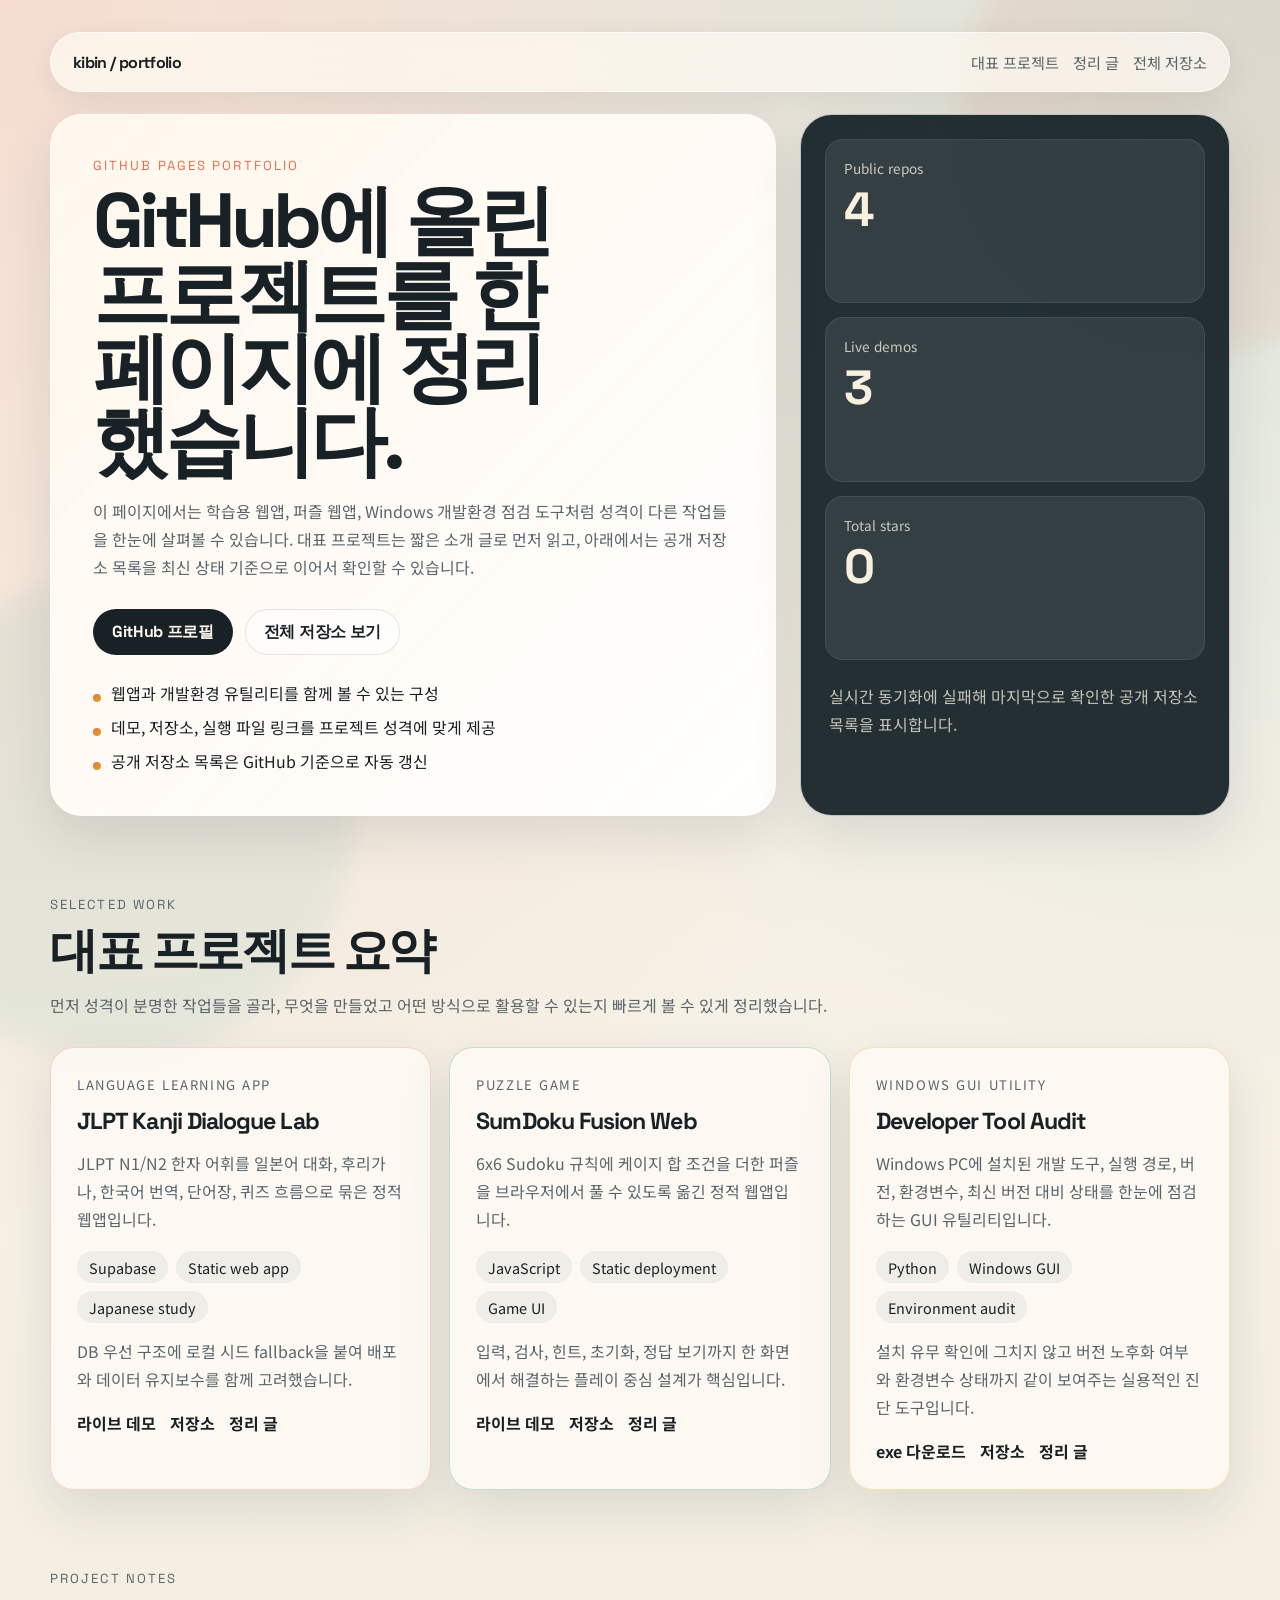
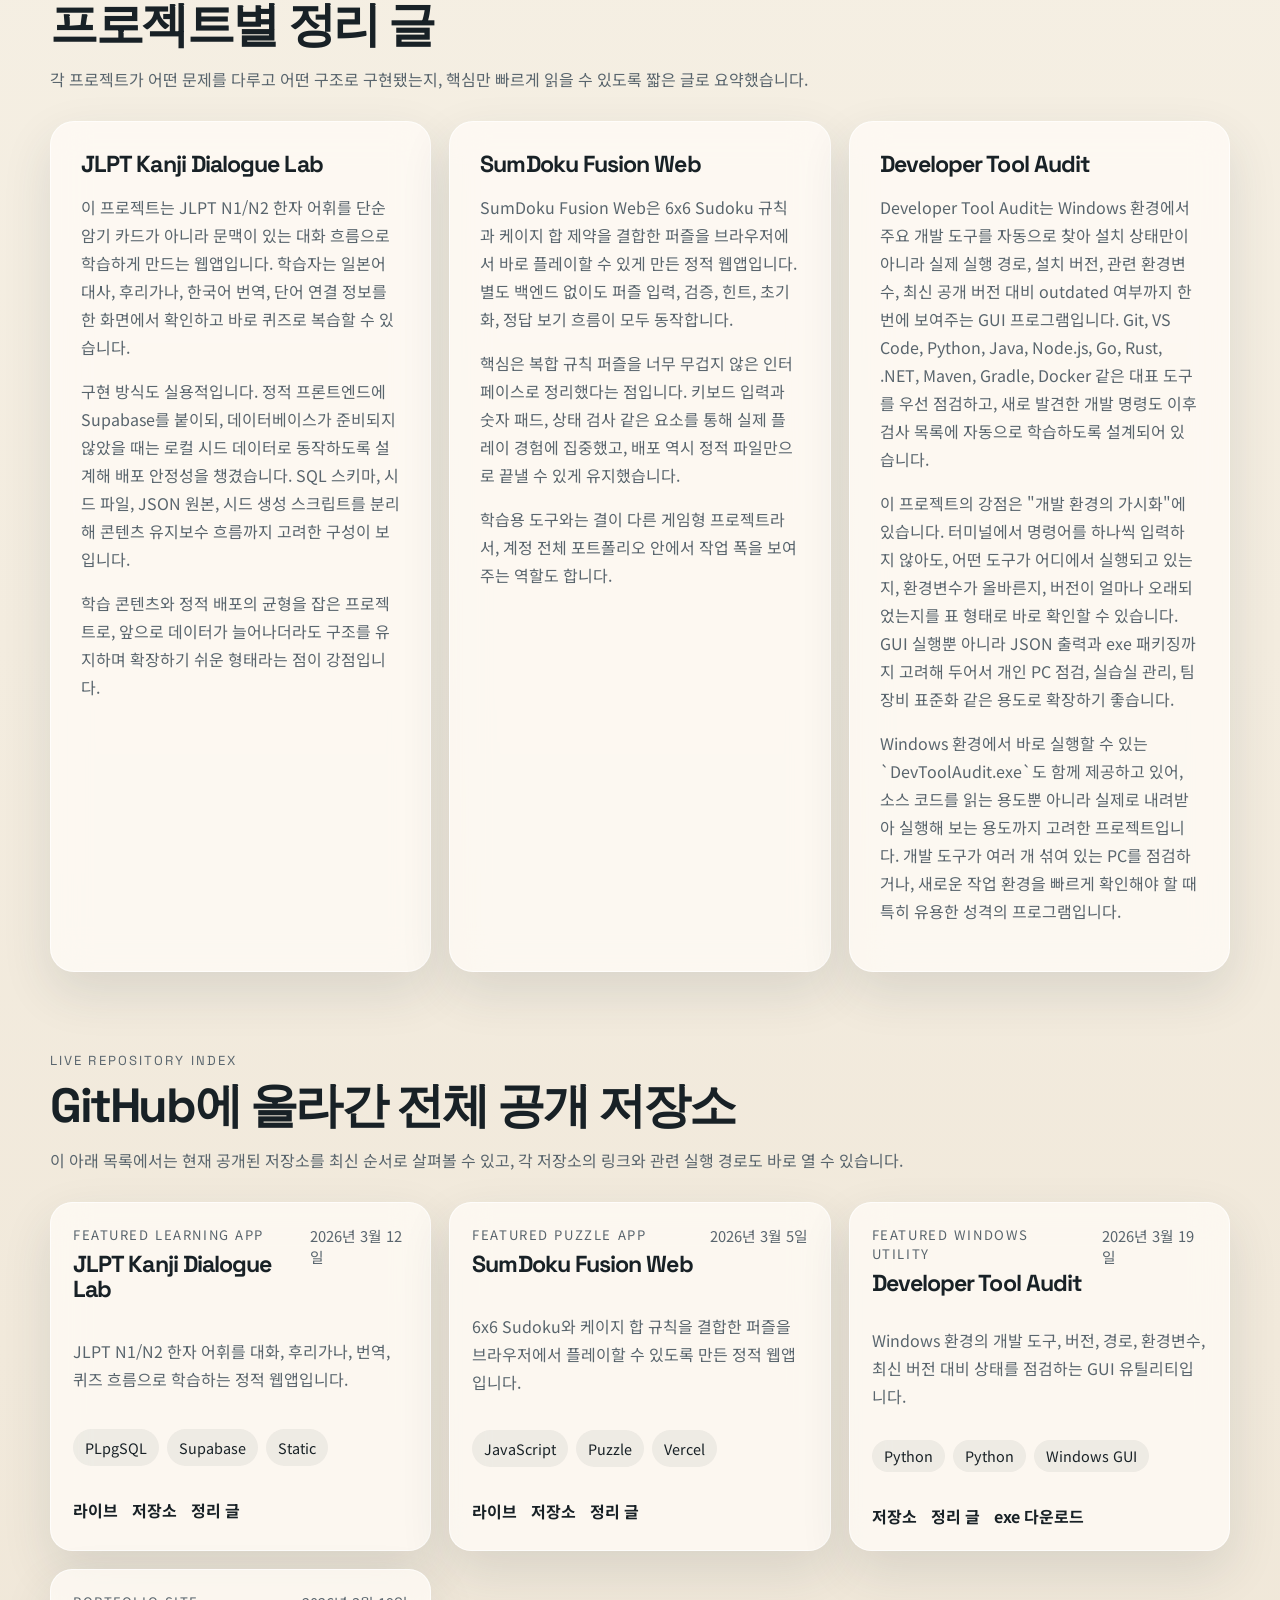
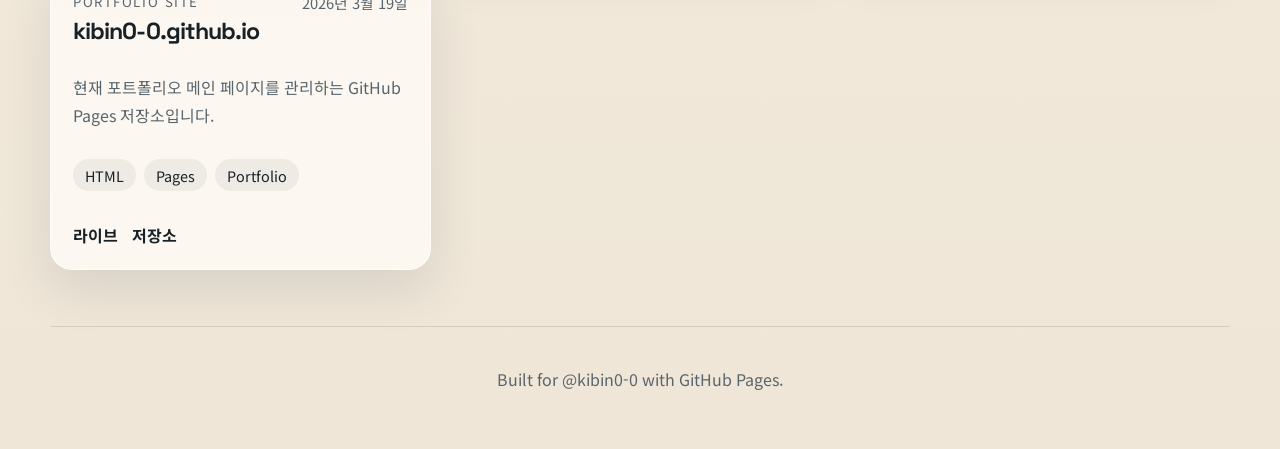
<file: index.html>
<!doctype html>
<html lang="ko">
<head>
  <meta charset="utf-8">
  <meta name="viewport" content="width=device-width, initial-scale=1">
  <meta name="description" content="kibin의 GitHub 프로젝트를 한 곳에서 정리한 포트폴리오 페이지">
  <meta name="theme-color" content="#f5efe3">
  <title>kibin | GitHub Portfolio</title>
  <link rel="preconnect" href="https://fonts.googleapis.com">
  <link rel="preconnect" href="https://fonts.gstatic.com" crossorigin>
  <link href="https://fonts.googleapis.com/css2?family=Noto+Sans+KR:wght@400;500;700;900&family=Space+Grotesk:wght@500;700&display=swap" rel="stylesheet">
  <link rel="stylesheet" href="styles.css">
  <script defer src="app.js"></script>
</head>
<body>
  <div class="page-shell">
    <header class="hero" id="top">
      <nav class="topbar" aria-label="Primary">
        <a class="brand" href="#top">kibin / portfolio</a>
        <div class="nav-links">
          <a href="#featured">대표 프로젝트</a>
          <a href="#writing">정리 글</a>
          <a href="#repositories">전체 저장소</a>
        </div>
      </nav>

      <div class="hero-grid">
        <section class="hero-copy">
          <p class="section-label">GitHub Pages Portfolio</p>
          <h1>GitHub에 올린 프로젝트를 한 페이지에 정리했습니다.</h1>
          <p class="hero-summary">
            이 페이지에서는 학습용 웹앱, 퍼즐 웹앱, Windows 개발환경 점검 도구처럼 성격이 다른 작업들을
            한눈에 살펴볼 수 있습니다. 대표 프로젝트는 짧은 소개 글로 먼저 읽고, 아래에서는 공개 저장소 목록을
            최신 상태 기준으로 이어서 확인할 수 있습니다.
          </p>
          <div class="hero-actions">
            <a class="button button--primary" href="https://github.com/kibin0-0" target="_blank" rel="noreferrer">GitHub 프로필</a>
            <a class="button button--ghost" href="#repositories">전체 저장소 보기</a>
          </div>
          <ul class="hero-notes">
            <li>웹앱과 개발환경 유틸리티를 함께 볼 수 있는 구성</li>
            <li>데모, 저장소, 실행 파일 링크를 프로젝트 성격에 맞게 제공</li>
            <li>공개 저장소 목록은 GitHub 기준으로 자동 갱신</li>
          </ul>
        </section>

        <aside class="hero-panel" aria-label="Repository stats">
          <div class="stat-tile">
            <span class="stat-label">Public repos</span>
            <strong id="repoCount" class="stat-value">4</strong>
          </div>
          <div class="stat-tile">
            <span class="stat-label">Live demos</span>
            <strong id="demoCount" class="stat-value">2</strong>
          </div>
          <div class="stat-tile">
            <span class="stat-label">Total stars</span>
            <strong id="starCount" class="stat-value">0</strong>
          </div>
          <p id="syncNote" class="panel-note">저장소 목록을 불러오는 중입니다.</p>
        </aside>
      </div>
    </header>

    <main>
      <section class="section" id="featured">
        <div class="section-head">
          <p class="section-label">Selected Work</p>
          <h2>대표 프로젝트 요약</h2>
          <p>먼저 성격이 분명한 작업들을 골라, 무엇을 만들었고 어떤 방식으로 활용할 수 있는지 빠르게 볼 수 있게 정리했습니다.</p>
        </div>

        <div class="feature-grid">
          <article class="feature-card accent-orange">
            <div class="card-head">
              <p class="card-kicker">Language learning app</p>
              <h3>JLPT Kanji Dialogue Lab</h3>
            </div>
            <p>
              JLPT N1/N2 한자 어휘를 일본어 대화, 후리가나, 한국어 번역, 단어장, 퀴즈 흐름으로 묶은 정적 웹앱입니다.
            </p>
            <ul class="chip-row" aria-label="Project tags">
              <li>Supabase</li>
              <li>Static web app</li>
              <li>Japanese study</li>
            </ul>
            <p class="feature-note">DB 우선 구조에 로컬 시드 fallback을 붙여 배포와 데이터 유지보수를 함께 고려했습니다.</p>
            <div class="card-links">
              <a href="https://jlpt-kanji-dialogue-lab.vercel.app" target="_blank" rel="noreferrer">라이브 데모</a>
              <a href="https://github.com/kibin0-0/jlpt-kanji-dialogue-lab-20260305" target="_blank" rel="noreferrer">저장소</a>
              <a href="#essay-jlpt">정리 글</a>
            </div>
          </article>

          <article class="feature-card accent-teal">
            <div class="card-head">
              <p class="card-kicker">Puzzle game</p>
              <h3>SumDoku Fusion Web</h3>
            </div>
            <p>
              6x6 Sudoku 규칙에 케이지 합 조건을 더한 퍼즐을 브라우저에서 풀 수 있도록 옮긴 정적 웹앱입니다.
            </p>
            <ul class="chip-row" aria-label="Project tags">
              <li>JavaScript</li>
              <li>Static deployment</li>
              <li>Game UI</li>
            </ul>
            <p class="feature-note">입력, 검사, 힌트, 초기화, 정답 보기까지 한 화면에서 해결하는 플레이 중심 설계가 핵심입니다.</p>
            <div class="card-links">
              <a href="https://webtset.vercel.app" target="_blank" rel="noreferrer">라이브 데모</a>
              <a href="https://github.com/kibin0-0/sumdoku-fusion-web-20260305" target="_blank" rel="noreferrer">저장소</a>
              <a href="#essay-sumdoku">정리 글</a>
            </div>
          </article>

          <article class="feature-card accent-gold">
            <div class="card-head">
              <p class="card-kicker">Windows GUI utility</p>
              <h3>Developer Tool Audit</h3>
            </div>
            <p>
              Windows PC에 설치된 개발 도구, 실행 경로, 버전, 환경변수, 최신 버전 대비 상태를 한눈에 점검하는 GUI 유틸리티입니다.
            </p>
            <ul class="chip-row" aria-label="Project tags">
              <li>Python</li>
              <li>Windows GUI</li>
              <li>Environment audit</li>
            </ul>
            <p class="feature-note">설치 유무 확인에 그치지 않고 버전 노후화 여부와 환경변수 상태까지 같이 보여주는 실용적인 진단 도구입니다.</p>
            <div class="card-links">
              <a href="https://github.com/kibin0-0/developer-tool-audit/releases/latest/download/DevToolAudit.exe" target="_blank" rel="noreferrer">exe 다운로드</a>
              <a href="https://github.com/kibin0-0/developer-tool-audit" target="_blank" rel="noreferrer">저장소</a>
              <a href="#essay-audit">정리 글</a>
            </div>
          </article>
        </div>
      </section>

      <section class="section" id="writing">
        <div class="section-head">
          <p class="section-label">Project Notes</p>
          <h2>프로젝트별 정리 글</h2>
          <p>각 프로젝트가 어떤 문제를 다루고 어떤 구조로 구현됐는지, 핵심만 빠르게 읽을 수 있도록 짧은 글로 요약했습니다.</p>
        </div>

        <div class="essay-grid">
          <article class="essay-card" id="essay-jlpt">
            <h3>JLPT Kanji Dialogue Lab</h3>
            <p>
              이 프로젝트는 JLPT N1/N2 한자 어휘를 단순 암기 카드가 아니라 문맥이 있는 대화 흐름으로 학습하게 만드는
              웹앱입니다. 학습자는 일본어 대사, 후리가나, 한국어 번역, 단어 연결 정보를 한 화면에서 확인하고
              바로 퀴즈로 복습할 수 있습니다.
            </p>
            <p>
              구현 방식도 실용적입니다. 정적 프론트엔드에 Supabase를 붙이되, 데이터베이스가 준비되지 않았을 때는
              로컬 시드 데이터로 동작하도록 설계해 배포 안정성을 챙겼습니다. SQL 스키마, 시드 파일, JSON 원본,
              시드 생성 스크립트를 분리해 콘텐츠 유지보수 흐름까지 고려한 구성이 보입니다.
            </p>
            <p>
              학습 콘텐츠와 정적 배포의 균형을 잡은 프로젝트로, 앞으로 데이터가 늘어나더라도 구조를 유지하며 확장하기
              쉬운 형태라는 점이 강점입니다.
            </p>
          </article>

          <article class="essay-card" id="essay-sumdoku">
            <h3>SumDoku Fusion Web</h3>
            <p>
              SumDoku Fusion Web은 6x6 Sudoku 규칙과 케이지 합 제약을 결합한 퍼즐을 브라우저에서 바로 플레이할 수 있게
              만든 정적 웹앱입니다. 별도 백엔드 없이도 퍼즐 입력, 검증, 힌트, 초기화, 정답 보기 흐름이 모두 동작합니다.
            </p>
            <p>
              핵심은 복합 규칙 퍼즐을 너무 무겁지 않은 인터페이스로 정리했다는 점입니다. 키보드 입력과 숫자 패드,
              상태 검사 같은 요소를 통해 실제 플레이 경험에 집중했고, 배포 역시 정적 파일만으로 끝낼 수 있게 유지했습니다.
            </p>
            <p>
              학습용 도구와는 결이 다른 게임형 프로젝트라서, 계정 전체 포트폴리오 안에서 작업 폭을 보여주는 역할도 합니다.
            </p>
          </article>

          <article class="essay-card" id="essay-audit">
            <h3>Developer Tool Audit</h3>
            <p>
              Developer Tool Audit는 Windows 환경에서 주요 개발 도구를 자동으로 찾아 설치 상태만이 아니라
              실제 실행 경로, 설치 버전, 관련 환경변수, 최신 공개 버전 대비 outdated 여부까지 한 번에 보여주는 GUI 프로그램입니다.
              Git, VS Code, Python, Java, Node.js, Go, Rust, .NET, Maven, Gradle, Docker 같은 대표 도구를 우선 점검하고,
              새로 발견한 개발 명령도 이후 검사 목록에 자동으로 학습하도록 설계되어 있습니다.
            </p>
            <p>
              이 프로젝트의 강점은 "개발 환경의 가시화"에 있습니다. 터미널에서 명령어를 하나씩 입력하지 않아도,
              어떤 도구가 어디에서 실행되고 있는지, 환경변수가 올바른지, 버전이 얼마나 오래되었는지를 표 형태로 바로 확인할 수 있습니다.
              GUI 실행뿐 아니라 JSON 출력과 exe 패키징까지 고려해 두어서 개인 PC 점검, 실습실 관리, 팀 장비 표준화 같은 용도로 확장하기 좋습니다.
            </p>
            <p>
              Windows 환경에서 바로 실행할 수 있는 `DevToolAudit.exe`도 함께 제공하고 있어, 소스 코드를 읽는 용도뿐 아니라
              실제로 내려받아 실행해 보는 용도까지 고려한 프로젝트입니다. 개발 도구가 여러 개 섞여 있는 PC를 점검하거나,
              새로운 작업 환경을 빠르게 확인해야 할 때 특히 유용한 성격의 프로그램입니다.
            </p>
          </article>
        </div>
      </section>

      <section class="section" id="repositories">
        <div class="section-head">
          <p class="section-label">Live Repository Index</p>
          <h2>GitHub에 올라간 전체 공개 저장소</h2>
          <p>이 아래 목록에서는 현재 공개된 저장소를 최신 순서로 살펴볼 수 있고, 각 저장소의 링크와 관련 실행 경로도 바로 열 수 있습니다.</p>
        </div>
        <div id="repoGrid" class="repo-grid" aria-live="polite">
          <article class="repo-card repo-card--loading">
            <p class="repo-loading">저장소 목록을 불러오는 중입니다.</p>
          </article>
        </div>
      </section>
    </main>

    <footer class="site-footer">
      <p>Built for <a href="https://github.com/kibin0-0" target="_blank" rel="noreferrer">@kibin0-0</a> with GitHub Pages.</p>
    </footer>
  </div>
</body>
</html>
</file>
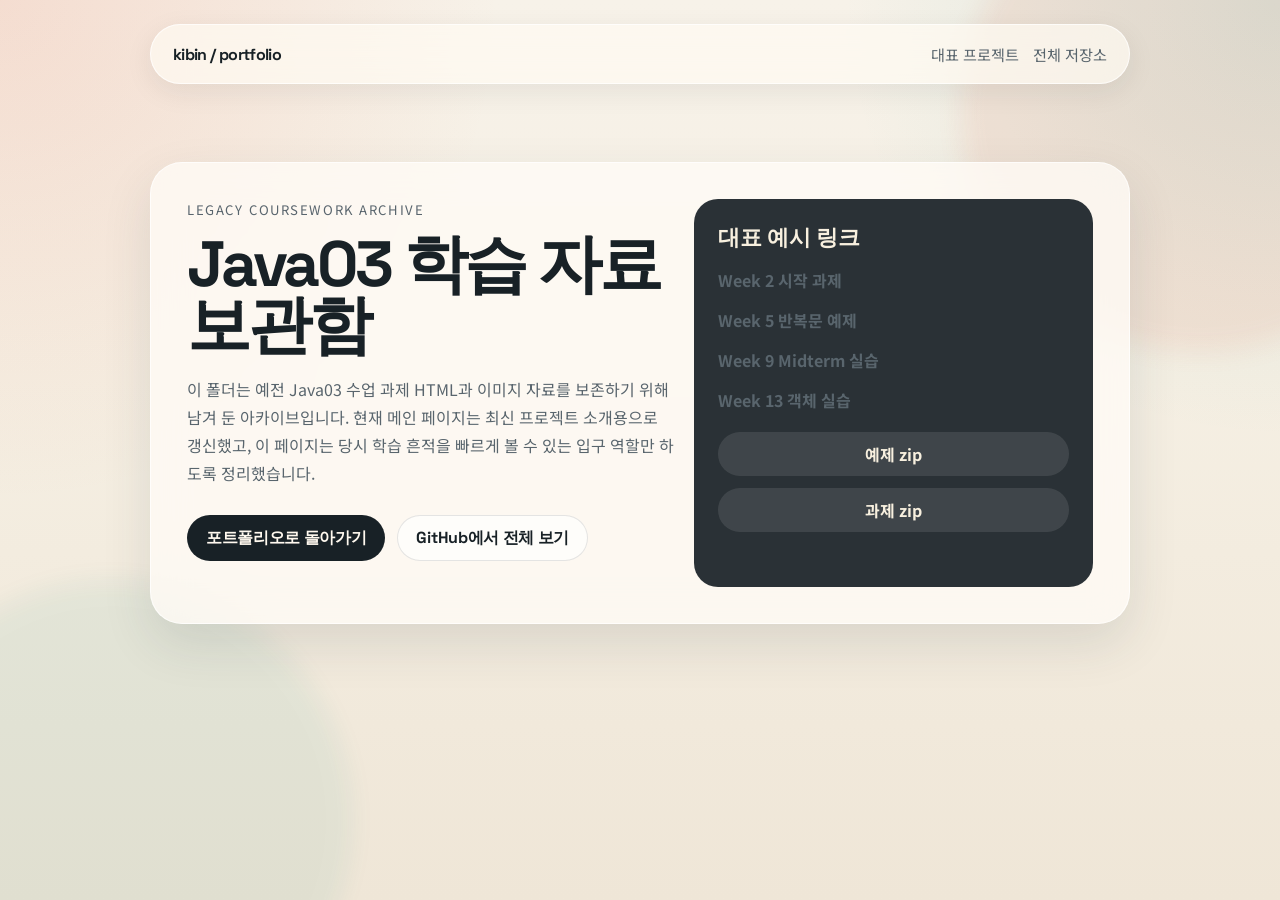
<file: java03/index.html>
<!doctype html>
<html lang="ko">
<head>
  <meta charset="utf-8">
  <meta name="viewport" content="width=device-width, initial-scale=1">
  <meta name="description" content="Java03 coursework archive">
  <title>Java03 Archive | kibin</title>
  <link rel="preconnect" href="https://fonts.googleapis.com">
  <link rel="preconnect" href="https://fonts.gstatic.com" crossorigin>
  <link href="https://fonts.googleapis.com/css2?family=Noto+Sans+KR:wght@400;500;700;900&family=Space+Grotesk:wght@500;700&display=swap" rel="stylesheet">
  <link rel="stylesheet" href="../styles.css">
</head>
<body class="archive-page">
  <div class="page-shell">
    <nav class="topbar" aria-label="Archive navigation">
      <a class="brand" href="../index.html">kibin / portfolio</a>
      <div class="nav-links">
        <a href="../index.html#featured">대표 프로젝트</a>
        <a href="../index.html#repositories">전체 저장소</a>
      </div>
    </nav>

    <main class="section">
      <section class="archive-hero">
        <div class="archive-grid">
          <div class="archive-copy">
            <p class="archive-label">Legacy coursework archive</p>
            <h1>Java03 학습 자료 보관함</h1>
            <p>
              이 폴더는 예전 Java03 수업 과제 HTML과 이미지 자료를 보존하기 위해 남겨 둔 아카이브입니다.
              현재 메인 페이지는 최신 프로젝트 소개용으로 갱신했고, 이 페이지는 당시 학습 흔적을 빠르게 볼 수 있는
              입구 역할만 하도록 정리했습니다.
            </p>
            <div class="hero-actions">
              <a class="button button--primary" href="../index.html">포트폴리오로 돌아가기</a>
              <a class="button button--ghost" href="https://github.com/kibin0-0/kibin0-0.github.io/tree/main/java03" target="_blank" rel="noreferrer">GitHub에서 전체 보기</a>
            </div>
          </div>

          <aside class="archive-card">
            <h2>대표 예시 링크</h2>
            <ul class="archive-list">
              <li><a href="02_01.html" target="_blank" rel="noreferrer">Week 2 시작 과제</a></li>
              <li><a href="05_12.html" target="_blank" rel="noreferrer">Week 5 반복문 예제</a></li>
              <li><a href="09_09.html" target="_blank" rel="noreferrer">Week 9 Midterm 실습</a></li>
              <li><a href="13_11.html" target="_blank" rel="noreferrer">Week 13 객체 실습</a></li>
            </ul>
            <div class="archive-actions">
              <a href="20211195ex.zip" target="_blank" rel="noreferrer">예제 zip</a>
              <a href="20211195hw.zip" target="_blank" rel="noreferrer">과제 zip</a>
            </div>
          </aside>
        </div>
      </section>
    </main>
  </div>
</body>
</html>
</file>
<file: styles.css>
:root {
  --bg: #f5efe3;
  --panel: rgba(255, 252, 245, 0.86);
  --panel-strong: #fffaf0;
  --text: #182126;
  --muted: #59656d;
  --border: rgba(24, 33, 38, 0.11);
  --orange: #e76f51;
  --teal: #198f83;
  --gold: #ddab1f;
  --shadow: 0 20px 50px rgba(42, 55, 63, 0.12);
  --radius-xl: 32px;
  --radius-lg: 24px;
  --radius-md: 18px;
}

* {
  box-sizing: border-box;
}

html {
  scroll-behavior: smooth;
}

body {
  margin: 0;
  font-family: "Noto Sans KR", sans-serif;
  color: var(--text);
  background:
    radial-gradient(circle at top left, rgba(231, 111, 81, 0.16), transparent 32%),
    radial-gradient(circle at top right, rgba(25, 143, 131, 0.13), transparent 28%),
    linear-gradient(180deg, #f7f2e9 0%, var(--bg) 42%, #efe6d7 100%);
  min-height: 100vh;
}

body::before,
body::after {
  content: "";
  position: fixed;
  inset: auto;
  z-index: -1;
  width: 30rem;
  height: 30rem;
  border-radius: 50%;
  filter: blur(12px);
  opacity: 0.28;
}

body::before {
  top: -8rem;
  right: -10rem;
  background: rgba(231, 111, 81, 0.38);
}

body::after {
  bottom: -10rem;
  left: -8rem;
  background: rgba(25, 143, 131, 0.24);
}

a {
  color: inherit;
  text-decoration: none;
}

img {
  max-width: 100%;
}

.page-shell {
  width: min(1180px, calc(100% - 32px));
  margin: 0 auto;
  padding: 24px 0 40px;
}

.topbar {
  display: flex;
  align-items: center;
  justify-content: space-between;
  gap: 16px;
  padding: 18px 22px;
  background: rgba(255, 251, 242, 0.7);
  border: 1px solid rgba(255, 255, 255, 0.72);
  border-radius: 999px;
  backdrop-filter: blur(18px);
  box-shadow: 0 8px 28px rgba(24, 33, 38, 0.08);
}

.brand,
.section-label,
h1,
h2,
h3,
.button,
.stat-value {
  font-family: "Space Grotesk", sans-serif;
}

.brand {
  font-weight: 700;
  letter-spacing: -0.04em;
}

.nav-links {
  display: flex;
  flex-wrap: wrap;
  gap: 14px;
  color: var(--muted);
  font-size: 0.95rem;
}

.nav-links a:hover,
.card-links a:hover,
.site-footer a:hover {
  color: var(--orange);
}

.hero {
  padding-top: 8px;
}

.hero-grid {
  display: grid;
  grid-template-columns: minmax(0, 1.35fr) minmax(280px, 0.8fr);
  gap: 24px;
  margin-top: 22px;
}

.hero-copy,
.hero-panel,
.feature-card,
.essay-card,
.repo-card,
.archive-hero {
  border: 1px solid rgba(255, 255, 255, 0.7);
  box-shadow: var(--shadow);
  animation: rise 0.75s ease both;
}

.hero-copy {
  padding: 42px;
  border-radius: var(--radius-xl);
  background:
    linear-gradient(135deg, rgba(255, 247, 236, 0.96), rgba(255, 255, 255, 0.86)),
    var(--panel);
}

.hero-copy h1 {
  margin: 10px 0 18px;
  font-size: clamp(2.5rem, 6vw, 4.8rem);
  line-height: 0.96;
  letter-spacing: -0.06em;
  max-width: 10ch;
}

.hero-summary,
.section-head p,
.essay-card p,
.feature-card p,
.repo-summary,
.panel-note,
.archive-copy p,
.archive-list li,
.site-footer {
  color: var(--muted);
  line-height: 1.75;
}

.hero-actions {
  display: flex;
  flex-wrap: wrap;
  gap: 12px;
  margin: 28px 0 26px;
}

.button {
  display: inline-flex;
  align-items: center;
  justify-content: center;
  min-height: 46px;
  padding: 0 18px;
  border-radius: 999px;
  font-weight: 700;
  letter-spacing: -0.02em;
  border: 1px solid transparent;
}

.button--primary {
  background: var(--text);
  color: #fff9ef;
}

.button--primary:hover {
  background: var(--orange);
}

.button--ghost {
  border-color: var(--border);
  background: rgba(255, 255, 255, 0.58);
}

.hero-notes {
  display: grid;
  gap: 10px;
  padding: 0;
  margin: 0;
  list-style: none;
}

.hero-notes li {
  padding-left: 18px;
  position: relative;
  color: var(--text);
}

.hero-notes li::before {
  content: "";
  position: absolute;
  left: 0;
  top: 0.8em;
  width: 8px;
  height: 8px;
  border-radius: 999px;
  background: linear-gradient(135deg, var(--orange), var(--gold));
}

.hero-panel {
  padding: 24px;
  border-radius: var(--radius-xl);
  background: rgba(20, 33, 38, 0.93);
  color: #f8f0df;
  display: grid;
  gap: 14px;
}

.stat-tile {
  padding: 18px 18px 16px;
  border-radius: var(--radius-md);
  background: rgba(255, 255, 255, 0.08);
  border: 1px solid rgba(255, 255, 255, 0.08);
}

.stat-label {
  display: block;
  color: rgba(248, 240, 223, 0.78);
  font-size: 0.85rem;
  margin-bottom: 8px;
}

.stat-value {
  display: block;
  font-size: clamp(2rem, 5vw, 3rem);
  line-height: 1;
  letter-spacing: -0.06em;
}

.panel-note {
  margin: 8px 4px 0;
  color: rgba(248, 240, 223, 0.76);
}

.section {
  margin-top: 78px;
}

.section-head {
  margin-bottom: 28px;
}

.section-label {
  margin: 0 0 10px;
  font-size: 0.82rem;
  text-transform: uppercase;
  letter-spacing: 0.16em;
  color: var(--orange);
}

.section-head h2 {
  margin: 0 0 10px;
  font-size: clamp(1.8rem, 4vw, 3rem);
  line-height: 1;
  letter-spacing: -0.05em;
}

.feature-grid,
.essay-grid,
.repo-grid {
  display: grid;
  gap: 18px;
}

.feature-grid {
  grid-template-columns: repeat(3, minmax(0, 1fr));
}

.essay-grid {
  grid-template-columns: repeat(3, minmax(0, 1fr));
}

.repo-grid {
  grid-template-columns: repeat(3, minmax(0, 1fr));
}

.feature-card,
.essay-card,
.repo-card,
.archive-hero {
  background: rgba(255, 252, 246, 0.78);
  backdrop-filter: blur(18px);
}

.feature-card {
  padding: 26px;
  border-radius: var(--radius-lg);
}

.card-head h3,
.essay-card h3,
.repo-title {
  margin: 0;
  font-size: 1.45rem;
  line-height: 1.05;
  letter-spacing: -0.04em;
}

.card-kicker,
.repo-meta,
.archive-label {
  margin: 0 0 12px;
  font-size: 0.82rem;
  text-transform: uppercase;
  letter-spacing: 0.12em;
  color: var(--muted);
}

.chip-row {
  display: flex;
  flex-wrap: wrap;
  gap: 8px;
  padding: 0;
  margin: 18px 0 14px;
  list-style: none;
}

.chip-row li,
.repo-tag {
  display: inline-flex;
  align-items: center;
  min-height: 32px;
  padding: 0 12px;
  border-radius: 999px;
  background: rgba(24, 33, 38, 0.06);
  color: var(--text);
  font-size: 0.9rem;
}

.feature-note {
  margin-top: 0;
}

.card-links,
.repo-links {
  display: flex;
  flex-wrap: wrap;
  gap: 14px;
  margin-top: 18px;
  font-weight: 700;
}

.card-links a,
.repo-links a {
  color: var(--text);
}

.accent-orange {
  border-color: rgba(231, 111, 81, 0.26);
}

.accent-teal {
  border-color: rgba(25, 143, 131, 0.26);
}

.accent-gold {
  border-color: rgba(221, 171, 31, 0.3);
}

.essay-card {
  padding: 30px;
  border-radius: var(--radius-lg);
}

.essay-card p:first-of-type {
  margin-top: 16px;
}

.repo-card {
  padding: 22px;
  border-radius: 22px;
  display: grid;
  gap: 14px;
}

.repo-card--loading {
  grid-column: 1 / -1;
  min-height: 140px;
  place-items: center;
}

.repo-loading {
  margin: 0;
  font-size: 1rem;
  color: var(--muted);
}

.repo-top {
  display: flex;
  align-items: flex-start;
  justify-content: space-between;
  gap: 12px;
}

.repo-meta {
  margin-bottom: 8px;
}

.repo-tags {
  display: flex;
  flex-wrap: wrap;
  gap: 8px;
}

.repo-updated {
  font-size: 0.92rem;
  color: var(--muted);
}

.site-footer {
  margin: 56px 0 12px;
  padding: 22px 4px 0;
  border-top: 1px solid rgba(24, 33, 38, 0.12);
  text-align: center;
}

.archive-page .page-shell {
  width: min(980px, calc(100% - 32px));
}

.archive-page .topbar {
  margin-bottom: 22px;
}

.archive-hero {
  padding: 36px;
  border-radius: var(--radius-xl);
}

.archive-grid {
  display: grid;
  grid-template-columns: minmax(0, 1.1fr) minmax(260px, 0.9fr);
  gap: 20px;
}

.archive-copy h1 {
  margin: 8px 0 18px;
  font-size: clamp(2.2rem, 6vw, 4rem);
  line-height: 0.96;
  letter-spacing: -0.05em;
}

.archive-card {
  padding: 24px;
  border-radius: var(--radius-lg);
  background: rgba(24, 33, 38, 0.92);
  color: #f8f0df;
}

.archive-card h2 {
  margin: 0 0 14px;
  font-size: 1.35rem;
}

.archive-list,
.archive-actions {
  padding: 0;
  margin: 0;
  list-style: none;
}

.archive-list {
  display: grid;
  gap: 12px;
}

.archive-list a,
.archive-actions a {
  font-weight: 700;
}

.archive-actions {
  display: grid;
  gap: 12px;
  margin-top: 18px;
}

.archive-actions a {
  display: inline-flex;
  align-items: center;
  justify-content: center;
  min-height: 44px;
  padding: 0 16px;
  border-radius: 999px;
  background: rgba(255, 255, 255, 0.1);
  color: #f8f0df;
}

.archive-actions a:hover {
  background: rgba(231, 111, 81, 0.82);
}

@keyframes rise {
  from {
    opacity: 0;
    transform: translateY(20px);
  }

  to {
    opacity: 1;
    transform: translateY(0);
  }
}

@media (max-width: 1024px) {
  .hero-grid,
  .feature-grid,
  .essay-grid,
  .repo-grid,
  .archive-grid {
    grid-template-columns: 1fr;
  }
}

@media (max-width: 720px) {
  .page-shell {
    width: min(100% - 20px, 1180px);
    padding-top: 14px;
  }

  .topbar {
    padding: 16px 18px;
    border-radius: 24px;
    flex-direction: column;
    align-items: flex-start;
  }

  .hero-copy,
  .essay-card,
  .feature-card,
  .hero-panel,
  .repo-card,
  .archive-hero {
    padding: 22px;
  }

  .hero-copy h1,
  .archive-copy h1 {
    max-width: none;
  }

  .card-links,
  .repo-links,
  .hero-actions {
    gap: 10px;
  }
}

@media (prefers-reduced-motion: reduce) {
  html {
    scroll-behavior: auto;
  }

  .hero-copy,
  .hero-panel,
  .feature-card,
  .essay-card,
  .repo-card,
  .archive-hero {
    animation: none;
  }
}
</file>
